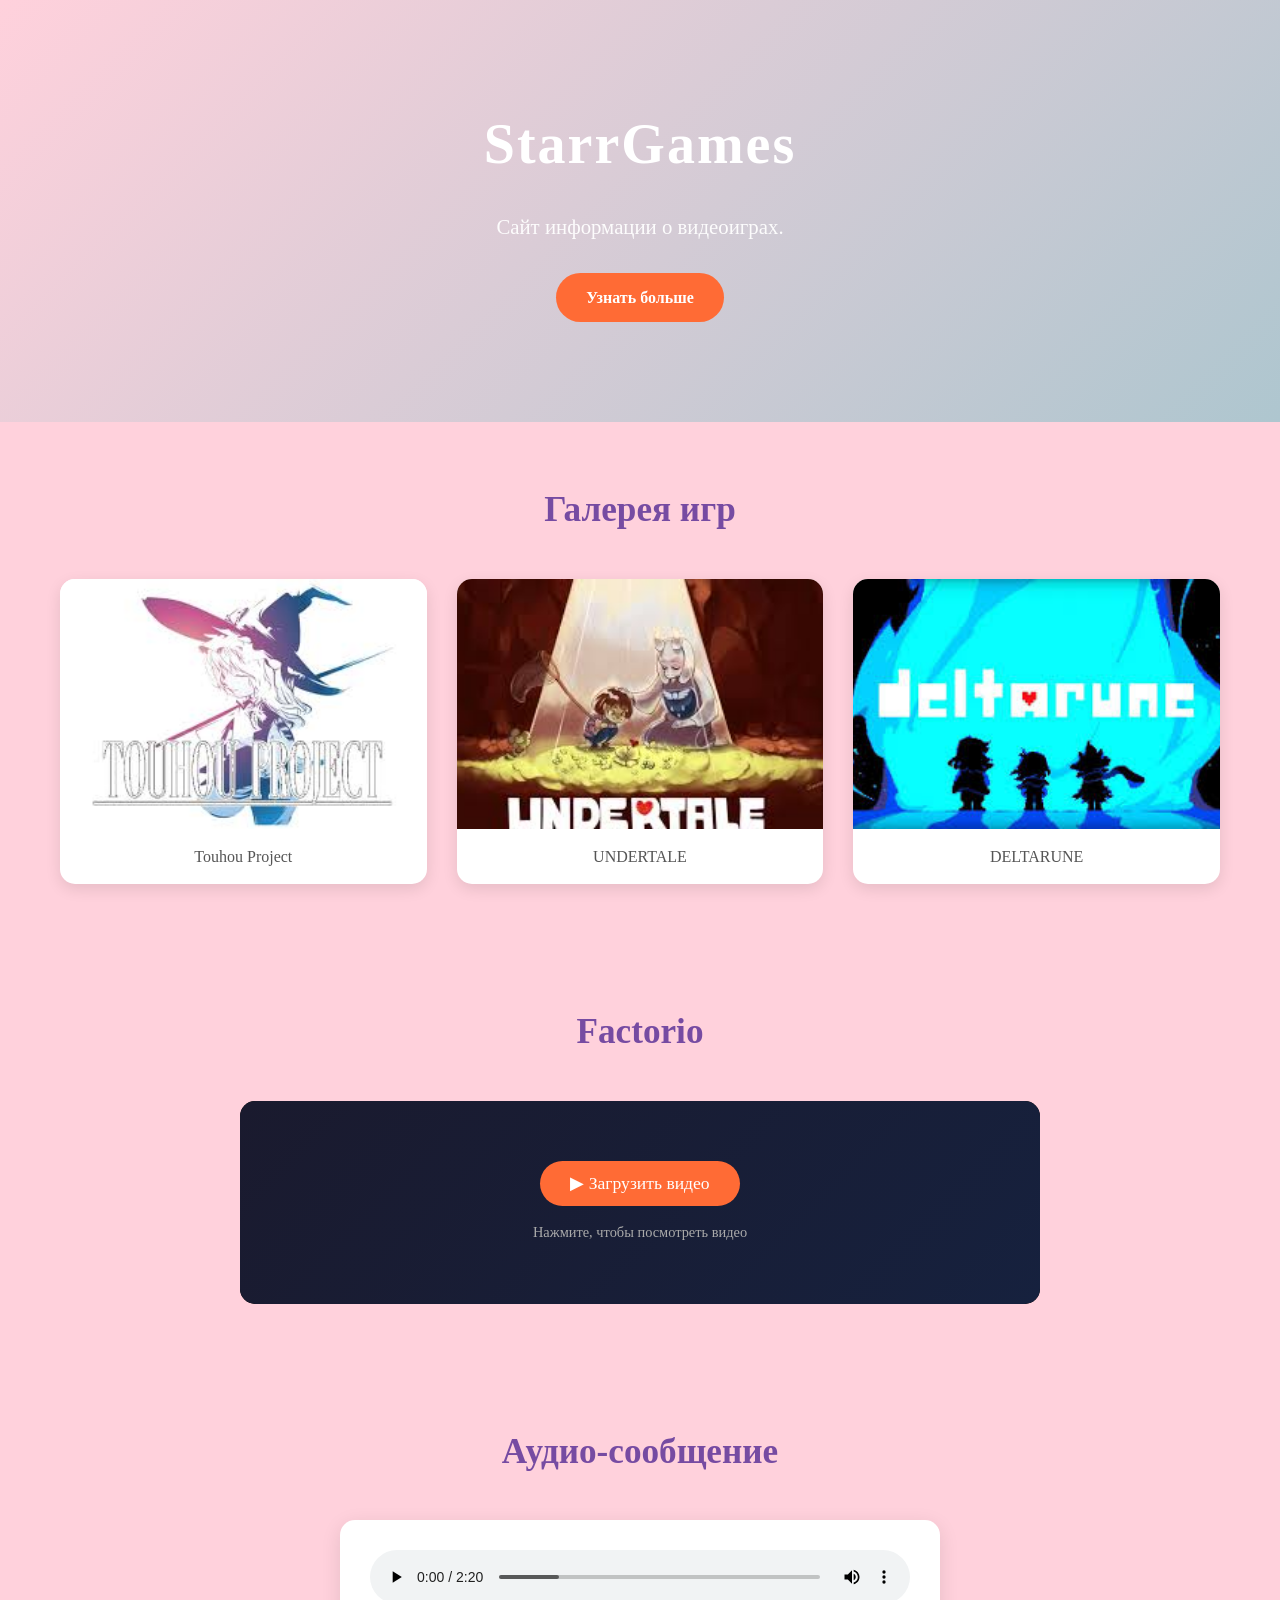
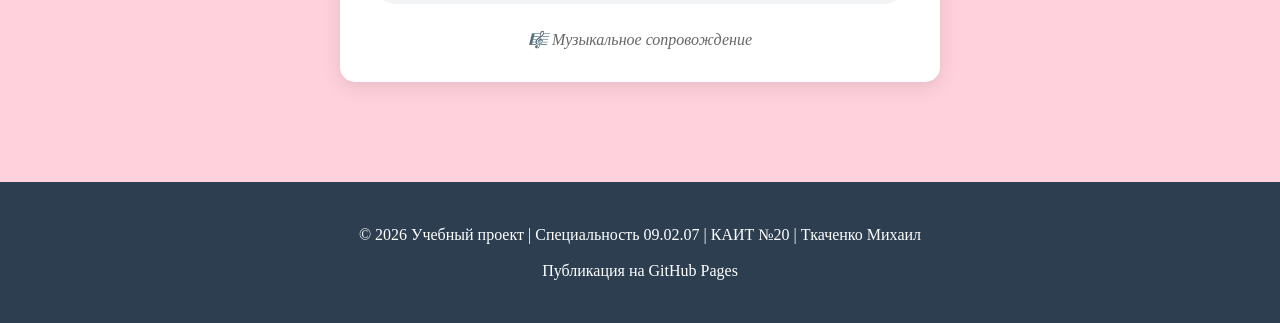
<file: index.html>
<!DOCTYPE html>
<html lang="ru">
<head>
    <meta charset="UTF-8">
    <meta name="viewport" content="width=device-width, initial-scale=1.0">
    <title>StarrGames — Мультимедийный сайт информации о видеоиграх</title>
    
    <!-- Подключение CSS -->
    <link rel="stylesheet" href="css/style.css">
    
    <!-- Мета-теги для соцсетей (Open Graph) -->
    <meta property="og:title" content="StarrGames - информирует о видеоиграх">
    <meta property="og:description" content="Узнай информацию о коллеции игр">
    <meta property="og:image" content="images/photo1.webp">
    <meta property="og:type" content="website">
</head>
<body>

    <!-- ШАПКА (HERO) -->
    <header class="hero">
        <div class="hero-content">
            <h1>StarrGames</h1>
            <p class="hero-subtitle">Сайт информации о видеоиграх.</p>
            <a href="#" class="btn btn-primary">Узнать больше</a>
        </div>
    </header>

    <!-- ОСНОВНОЙ КОНТЕНТ -->
    <main>
        <!-- БЛОК ГАЛЕРЕИ -->
        <section class="gallery">
            <h2>Галерея игр</h2>
            <div class="gallery-grid">
                <div class="gallery-item">
                    <img src="images/photo1.webp" alt="Touhou" loading="lazy">
                    <p>Touhou Project</p>
                </div>
                <div class="gallery-item">
                    <img src="images/photo2.webp" alt="Undertale" loading="lazy">
                    <p>UNDERTALE</p>
                </div>
                <div class="gallery-item">
                    <img src="images/photo3.webp" alt="Deltarune" loading="lazy">
                    <p>DELTARUNE</p>
                </div>
            </div>
        </section>

        <!-- БЛОК ВИДЕО (с ленивой загрузкой) -->
        <section class="video-section">
            <h2>Factorio</h2>
            <div class="video-container">
                <div class="video-placeholder" id="videoPlaceholder">
                    <button class="btn-load-video" id="loadVideoBtn">▶ Загрузить видео</button>
                    <p>Нажмите, чтобы посмотреть видео</p>
                </div>
                <div id="videoWrapper" style="display: none;"></div>
            </div>
        </section>

        <!-- БЛОК АУДИО -->
        <section class="audio-section">
            <h2>Аудио-сообщение</h2>
            <div class="audio-card">
                <audio controls preload="metadata">
                    <source src="audio/music.mp3" type="audio/mpeg">
                    Ваш браузер не поддерживает аудиоплеер
                </audio>
                <p class="audio-description">🎼 Музыкальное сопровождение</p>
            </div>
        </section>
    </main>

    <!-- ПОДВАЛ -->
    <footer>
        <div class="footer-content">
            <p>© 2026 Учебный проект | Специальность 09.02.07 | КАИТ №20 | Ткаченко Михаил</p>
            <p>Публикация на GitHub Pages</p>
        </div>
    </footer>

    <!-- Подключение JavaScript -->
    <script src="js/main.js" defer></script>
</body>
</html>
</file>
<file: css/style.css>
/* ===== ОСНОВНЫЕ СТИЛИ ===== */
* {
    margin: 0;
    padding: 0;
    box-sizing: border-box;
    font-family: "Times New Roman", Times, "Nimbus Roman", "Noto Serif", serif;
}

body {
    line-height: 1.6;
    color: #333;
    background-color: #FFD1DC;
}

/* ===== ШАПКА (HERO) ===== */
.hero {
    background: linear-gradient(135deg, #FFD1DC 0%, #AEC6CF 100%);
    color: white;
    text-align: center;
    padding: 100px 20px;
    min-height: 400px;
    display: flex;
    align-items: center;
    justify-content: center;
}

.hero-content {
    max-width: 800px;
}

.hero h1 {
    font-size: 3.5rem;
    margin-bottom: 20px;
    letter-spacing: 2px;
}

.hero-subtitle {
    font-size: 1.3rem;
    margin-bottom: 30px;
    opacity: 0.95;
}

/* ===== КНОПКИ ===== */
.btn {
    display: inline-block;
    padding: 12px 30px;
    border-radius: 50px;
    text-decoration: none;
    font-weight: bold;
    transition: transform 0.3s, background 0.3s;
    cursor: pointer;
}

.btn-primary {
    background: #ff6b35;
    color: white;
    border: none;
}

.btn-primary:hover {
    background: #ff5722;
    transform: scale(1.05);
}

.btn-load-video {
    background: #ff6b35;
    color: white;
    border: none;
    padding: 12px 30px;
    border-radius: 50px;
    font-size: 1.1rem;
    cursor: pointer;
    transition: background 0.3s;
}

.btn-load-video:hover {
    background: #ff5722;
}

/* ===== СЕКЦИИ ===== */
section {
    padding: 60px 20px;
    max-width: 1200px;
    margin: 0 auto;
}

h2 {
    text-align: center;
    font-size: 2.2rem;
    margin-bottom: 40px;
    color: #764ba2;
}

/* ===== ГАЛЕРЕЯ ===== */
.gallery-grid {
    display: grid;
    grid-template-columns: repeat(auto-fit, minmax(280px, 1fr));
    gap: 30px;
}

.gallery-item {
    background: white;
    border-radius: 15px;
    overflow: hidden;
    box-shadow: 0 5px 15px rgba(0,0,0,0.1);
    transition: transform 0.3s;
    text-align: center;
}

.gallery-item:hover {
    transform: translateY(-5px);
}

.gallery-item img {
    width: 100%;
    height: 250px;
    object-fit: cover;
    display: block;
}

.gallery-item p {
    padding: 15px;
    font-weight: 500;
    color: #555;
}

/* ===== ВИДЕО-БЛОК ===== */
.video-container {
    max-width: 800px;
    margin: 0 auto;
    background: #000;
    border-radius: 15px;
    overflow: hidden;
}

.video-placeholder {
    background: linear-gradient(135deg, #1a1a2e 0%, #16213e 100%);
    text-align: center;
    padding: 60px 20px;
    border-radius: 15px;
}

.video-placeholder p {
    color: #aaa;
    margin-top: 15px;
    font-size: 0.9rem;
}

#videoWrapper video {
    width: 100%;
    height: 450px;
    display: block;
}

/* ===== АУДИО-БЛОК ===== */
.audio-card {
    max-width: 600px;
    margin: 0 auto;
    background: white;
    padding: 30px;
    border-radius: 15px;
    box-shadow: 0 5px 20px rgba(0,0,0,0.1);
    text-align: center;
}

.audio-card audio {
    width: 100%;
    margin-bottom: 15px;
}

.audio-description {
    color: #666;
    font-style: italic;
}

/* ===== ПОДВАЛ ===== */
footer {
    background: #2c3e50;
    color: white;
    text-align: center;
    padding: 30px;
    margin-top: 40px;
}

.footer-content p {
    margin: 10px 0;
}

/* ===== АДАПТИВНОСТЬ (ДЛЯ ТЕЛЕФОНОВ) ===== */
@media (max-width: 768px) {
    .hero h1 {
        font-size: 2.2rem;
    }
    
    .hero-subtitle {
        font-size: 1rem;
    }
    
    h2 {
        font-size: 1.8rem;
    }
    
    section {
        padding: 40px 15px;
    }
    
    .gallery-grid {
        grid-template-columns: 1fr;
        gap: 20px;
    }
    
    #videoWrapper video {
        height: 250px;
    }
    
    .video-placeholder {
        padding: 40px 20px;
    }
}

@media (max-width: 480px) {
    .hero {
        padding: 60px 20px;
    }
    
    .hero h1 {
        font-size: 1.8rem;
    }
    
    .btn, .btn-load-video {
        padding: 8px 20px;
        font-size: 0.9rem;
    }
}
</file>
